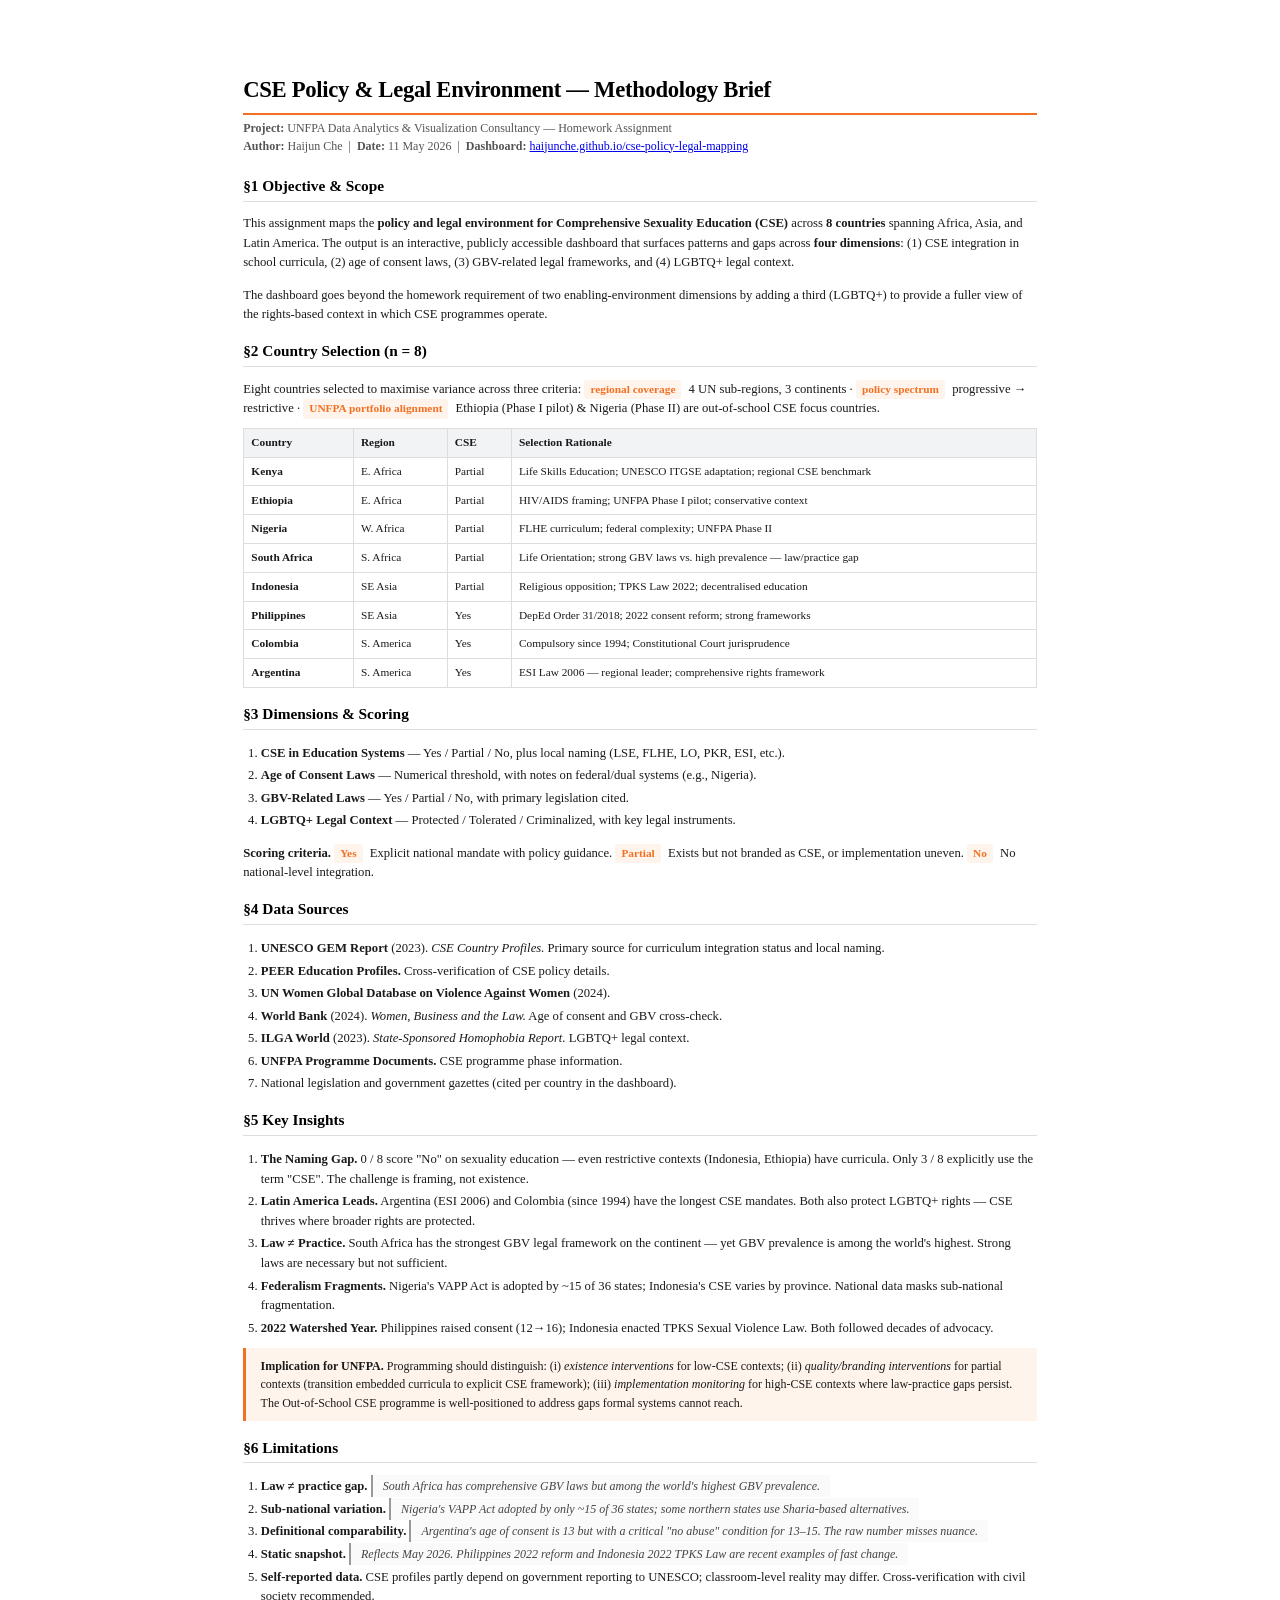
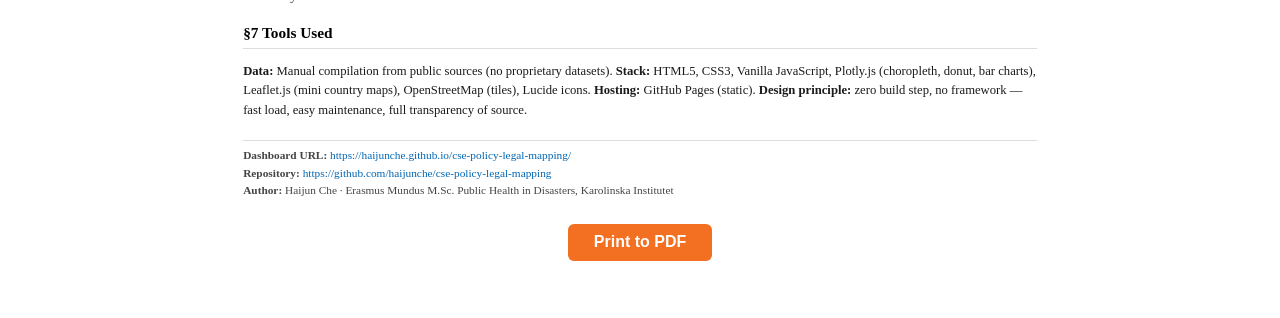
<file: docs/methodology.html>
<!DOCTYPE html>
<html lang="en">
<head>
  <meta charset="UTF-8">
  <meta name="viewport" content="width=device-width, initial-scale=1.0">
  <title>CSE Policy &amp; Legal Environment — Methodology Brief</title>
  <style>
    @page { margin: 1.8cm; size: A4; }
    body {
      font-family: 'Georgia', 'Times New Roman', serif;
      color: #1a1a1a;
      line-height: 1.55;
      max-width: 21cm;
      margin: 0 auto;
      padding: 1.5cm;
      font-size: 10.5pt;
    }
    h1 {
      font-size: 17pt;
      margin-bottom: 0.2rem;
      border-bottom: 2.5px solid #F36F21;
      padding-bottom: 0.4rem;
      color: #000;
      letter-spacing: -0.3px;
    }
    .meta {
      font-size: 9pt;
      color: #555;
      margin-bottom: 1.2rem;
      line-height: 1.5;
    }
    h2 {
      font-size: 11.5pt;
      margin-top: 0.9rem;
      margin-bottom: 0.4rem;
      color: #000;
      font-weight: 700;
      border-bottom: 1px solid #ddd;
      padding-bottom: 3px;
    }
    h3 {
      font-size: 10pt;
      font-weight: 700;
      margin-top: 0.5rem;
      margin-bottom: 0.2rem;
      color: #2D2926;
    }
    p, li {
      font-size: 9.5pt;
      margin-bottom: 0.35rem;
      line-height: 1.55;
    }
    ul, ol {
      padding-left: 1.1rem;
      margin-bottom: 0.5rem;
    }
    li { margin-bottom: 0.18rem; }
    .highlight-box {
      background: #FFF4EC;
      border-left: 3px solid #F36F21;
      padding: 0.55rem 0.9rem;
      margin: 0.6rem 0;
      font-size: 9pt;
    }
    table {
      width: 100%;
      border-collapse: collapse;
      font-size: 8.5pt;
      margin: 0.55rem 0;
    }
    th, td {
      border: 1px solid #ddd;
      padding: 0.32rem 0.45rem;
      text-align: left;
      vertical-align: top;
    }
    th {
      background: #f1f3f5;
      font-weight: 700;
    }
    .source {
      font-size: 8.5pt;
      color: #444;
      margin-top: 1.2rem;
      padding-top: 0.4rem;
      border-top: 1px solid #ddd;
    }
    .source a { color: #0066B3; text-decoration: none; }
    .keyword { display: inline-block; background: #FFF4EC; color: #F36F21; padding: 1px 6px; border-radius: 3px; font-size: 8.5pt; font-weight: 700; margin-right: 4px; }
    .case { background: #FAFAFA; border-left: 2px solid #999; padding: 4px 10px; margin: 4px 0; font-size: 9pt; font-style: italic; color: #444; }
    @media print {
      body { padding: 0; max-width: none; }
      h1, h2, h3 { page-break-after: avoid; }
      .no-print { display: none; }
      ul, ol, table { page-break-inside: avoid; }
    }
  </style>
</head>
<body>
  <h1>CSE Policy &amp; Legal Environment — Methodology Brief</h1>
  <div class="meta">
    <strong>Project:</strong> UNFPA Data Analytics &amp; Visualization Consultancy — Homework Assignment<br>
    <strong>Author:</strong> Haijun Che &nbsp;|&nbsp; <strong>Date:</strong> 11 May 2026 &nbsp;|&nbsp; <strong>Dashboard:</strong> <a href="https://haijunche.github.io/cse-policy-legal-mapping/">haijunche.github.io/cse-policy-legal-mapping</a>
  </div>

  <h2>§1 Objective &amp; Scope</h2>
  <p>This assignment maps the <strong>policy and legal environment for Comprehensive Sexuality Education (CSE)</strong> across <strong>8 countries</strong> spanning Africa, Asia, and Latin America. The output is an interactive, publicly accessible dashboard that surfaces patterns and gaps across <strong>four dimensions</strong>: (1) CSE integration in school curricula, (2) age of consent laws, (3) GBV-related legal frameworks, and (4) LGBTQ+ legal context.</p>
  <p>The dashboard goes beyond the homework requirement of two enabling-environment dimensions by adding a third (LGBTQ+) to provide a fuller view of the rights-based context in which CSE programmes operate.</p>

  <h2>§2 Country Selection (n = 8)</h2>
  <p>Eight countries selected to maximise variance across three criteria: <span class="keyword">regional coverage</span> 4 UN sub-regions, 3 continents · <span class="keyword">policy spectrum</span> progressive → restrictive · <span class="keyword">UNFPA portfolio alignment</span> Ethiopia (Phase I pilot) &amp; Nigeria (Phase II) are out-of-school CSE focus countries.</p>
  <table>
    <thead><tr><th>Country</th><th>Region</th><th>CSE</th><th>Selection Rationale</th></tr></thead>
    <tbody>
      <tr><td><strong>Kenya</strong></td><td>E. Africa</td><td>Partial</td><td>Life Skills Education; UNESCO ITGSE adaptation; regional CSE benchmark</td></tr>
      <tr><td><strong>Ethiopia</strong></td><td>E. Africa</td><td>Partial</td><td>HIV/AIDS framing; UNFPA Phase I pilot; conservative context</td></tr>
      <tr><td><strong>Nigeria</strong></td><td>W. Africa</td><td>Partial</td><td>FLHE curriculum; federal complexity; UNFPA Phase II</td></tr>
      <tr><td><strong>South Africa</strong></td><td>S. Africa</td><td>Partial</td><td>Life Orientation; strong GBV laws vs. high prevalence — law/practice gap</td></tr>
      <tr><td><strong>Indonesia</strong></td><td>SE Asia</td><td>Partial</td><td>Religious opposition; TPKS Law 2022; decentralised education</td></tr>
      <tr><td><strong>Philippines</strong></td><td>SE Asia</td><td>Yes</td><td>DepEd Order 31/2018; 2022 consent reform; strong frameworks</td></tr>
      <tr><td><strong>Colombia</strong></td><td>S. America</td><td>Yes</td><td>Compulsory since 1994; Constitutional Court jurisprudence</td></tr>
      <tr><td><strong>Argentina</strong></td><td>S. America</td><td>Yes</td><td>ESI Law 2006 — regional leader; comprehensive rights framework</td></tr>
    </tbody>
  </table>

  <h2>§3 Dimensions &amp; Scoring</h2>
  <ol>
    <li><strong>CSE in Education Systems</strong> — Yes / Partial / No, plus local naming (LSE, FLHE, LO, PKR, ESI, etc.).</li>
    <li><strong>Age of Consent Laws</strong> — Numerical threshold, with notes on federal/dual systems (e.g., Nigeria).</li>
    <li><strong>GBV-Related Laws</strong> — Yes / Partial / No, with primary legislation cited.</li>
    <li><strong>LGBTQ+ Legal Context</strong> — Protected / Tolerated / Criminalized, with key legal instruments.</li>
  </ol>
  <p><strong>Scoring criteria.</strong> <span class="keyword">Yes</span> Explicit national mandate with policy guidance. <span class="keyword">Partial</span> Exists but not branded as CSE, or implementation uneven. <span class="keyword">No</span> No national-level integration.</p>

  <h2>§4 Data Sources</h2>
  <ol>
    <li><strong>UNESCO GEM Report</strong> (2023). <em>CSE Country Profiles.</em> Primary source for curriculum integration status and local naming.</li>
    <li><strong>PEER Education Profiles.</strong> Cross-verification of CSE policy details.</li>
    <li><strong>UN Women Global Database on Violence Against Women</strong> (2024).</li>
    <li><strong>World Bank</strong> (2024). <em>Women, Business and the Law.</em> Age of consent and GBV cross-check.</li>
    <li><strong>ILGA World</strong> (2023). <em>State-Sponsored Homophobia Report.</em> LGBTQ+ legal context.</li>
    <li><strong>UNFPA Programme Documents.</strong> CSE programme phase information.</li>
    <li>National legislation and government gazettes (cited per country in the dashboard).</li>
  </ol>

  <h2>§5 Key Insights</h2>
  <ol>
    <li><strong>The Naming Gap.</strong> 0 / 8 score "No" on sexuality education — even restrictive contexts (Indonesia, Ethiopia) have curricula. Only 3 / 8 explicitly use the term "CSE". The challenge is framing, not existence.</li>
    <li><strong>Latin America Leads.</strong> Argentina (ESI 2006) and Colombia (since 1994) have the longest CSE mandates. Both also protect LGBTQ+ rights — CSE thrives where broader rights are protected.</li>
    <li><strong>Law ≠ Practice.</strong> South Africa has the strongest GBV legal framework on the continent — yet GBV prevalence is among the world's highest. Strong laws are necessary but not sufficient.</li>
    <li><strong>Federalism Fragments.</strong> Nigeria's VAPP Act is adopted by ~15 of 36 states; Indonesia's CSE varies by province. National data masks sub-national fragmentation.</li>
    <li><strong>2022 Watershed Year.</strong> Philippines raised consent (12→16); Indonesia enacted TPKS Sexual Violence Law. Both followed decades of advocacy.</li>
  </ol>

  <div class="highlight-box">
    <strong>Implication for UNFPA.</strong> Programming should distinguish: (i) <em>existence interventions</em> for low-CSE contexts; (ii) <em>quality/branding interventions</em> for partial contexts (transition embedded curricula to explicit CSE framework); (iii) <em>implementation monitoring</em> for high-CSE contexts where law-practice gaps persist. The Out-of-School CSE programme is well-positioned to address gaps formal systems cannot reach.
  </div>

  <h2>§6 Limitations</h2>
  <ol>
    <li><strong>Law ≠ practice gap.</strong> <span class="case">South Africa has comprehensive GBV laws but among the world's highest GBV prevalence.</span></li>
    <li><strong>Sub-national variation.</strong> <span class="case">Nigeria's VAPP Act adopted by only ~15 of 36 states; some northern states use Sharia-based alternatives.</span></li>
    <li><strong>Definitional comparability.</strong> <span class="case">Argentina's age of consent is 13 but with a critical "no abuse" condition for 13–15. The raw number misses nuance.</span></li>
    <li><strong>Static snapshot.</strong> <span class="case">Reflects May 2026. Philippines 2022 reform and Indonesia 2022 TPKS Law are recent examples of fast change.</span></li>
    <li><strong>Self-reported data.</strong> CSE profiles partly depend on government reporting to UNESCO; classroom-level reality may differ. Cross-verification with civil society recommended.</li>
  </ol>

  <h2>§7 Tools Used</h2>
  <p><strong>Data:</strong> Manual compilation from public sources (no proprietary datasets). <strong>Stack:</strong> HTML5, CSS3, Vanilla JavaScript, Plotly.js (choropleth, donut, bar charts), Leaflet.js (mini country maps), OpenStreetMap (tiles), Lucide icons. <strong>Hosting:</strong> GitHub Pages (static). <strong>Design principle:</strong> zero build step, no framework — fast load, easy maintenance, full transparency of source.</p>

  <div class="source">
    <strong>Dashboard URL:</strong> <a href="https://haijunche.github.io/cse-policy-legal-mapping/">https://haijunche.github.io/cse-policy-legal-mapping/</a><br>
    <strong>Repository:</strong> <a href="https://github.com/haijunche/cse-policy-legal-mapping">https://github.com/haijunche/cse-policy-legal-mapping</a><br>
    <strong>Author:</strong> Haijun Che &middot; Erasmus Mundus M.Sc. Public Health in Disasters, Karolinska Institutet
  </div>

  <div class="no-print" style="margin-top:1.5rem;text-align:center;">
    <button onclick="window.print()" style="padding:0.6rem 1.6rem;font-size:1rem;cursor:pointer;background:#F36F21;color:white;border:none;border-radius:6px;font-weight:600;">Print to PDF</button>
  </div>
</body>
</html>
</file>
